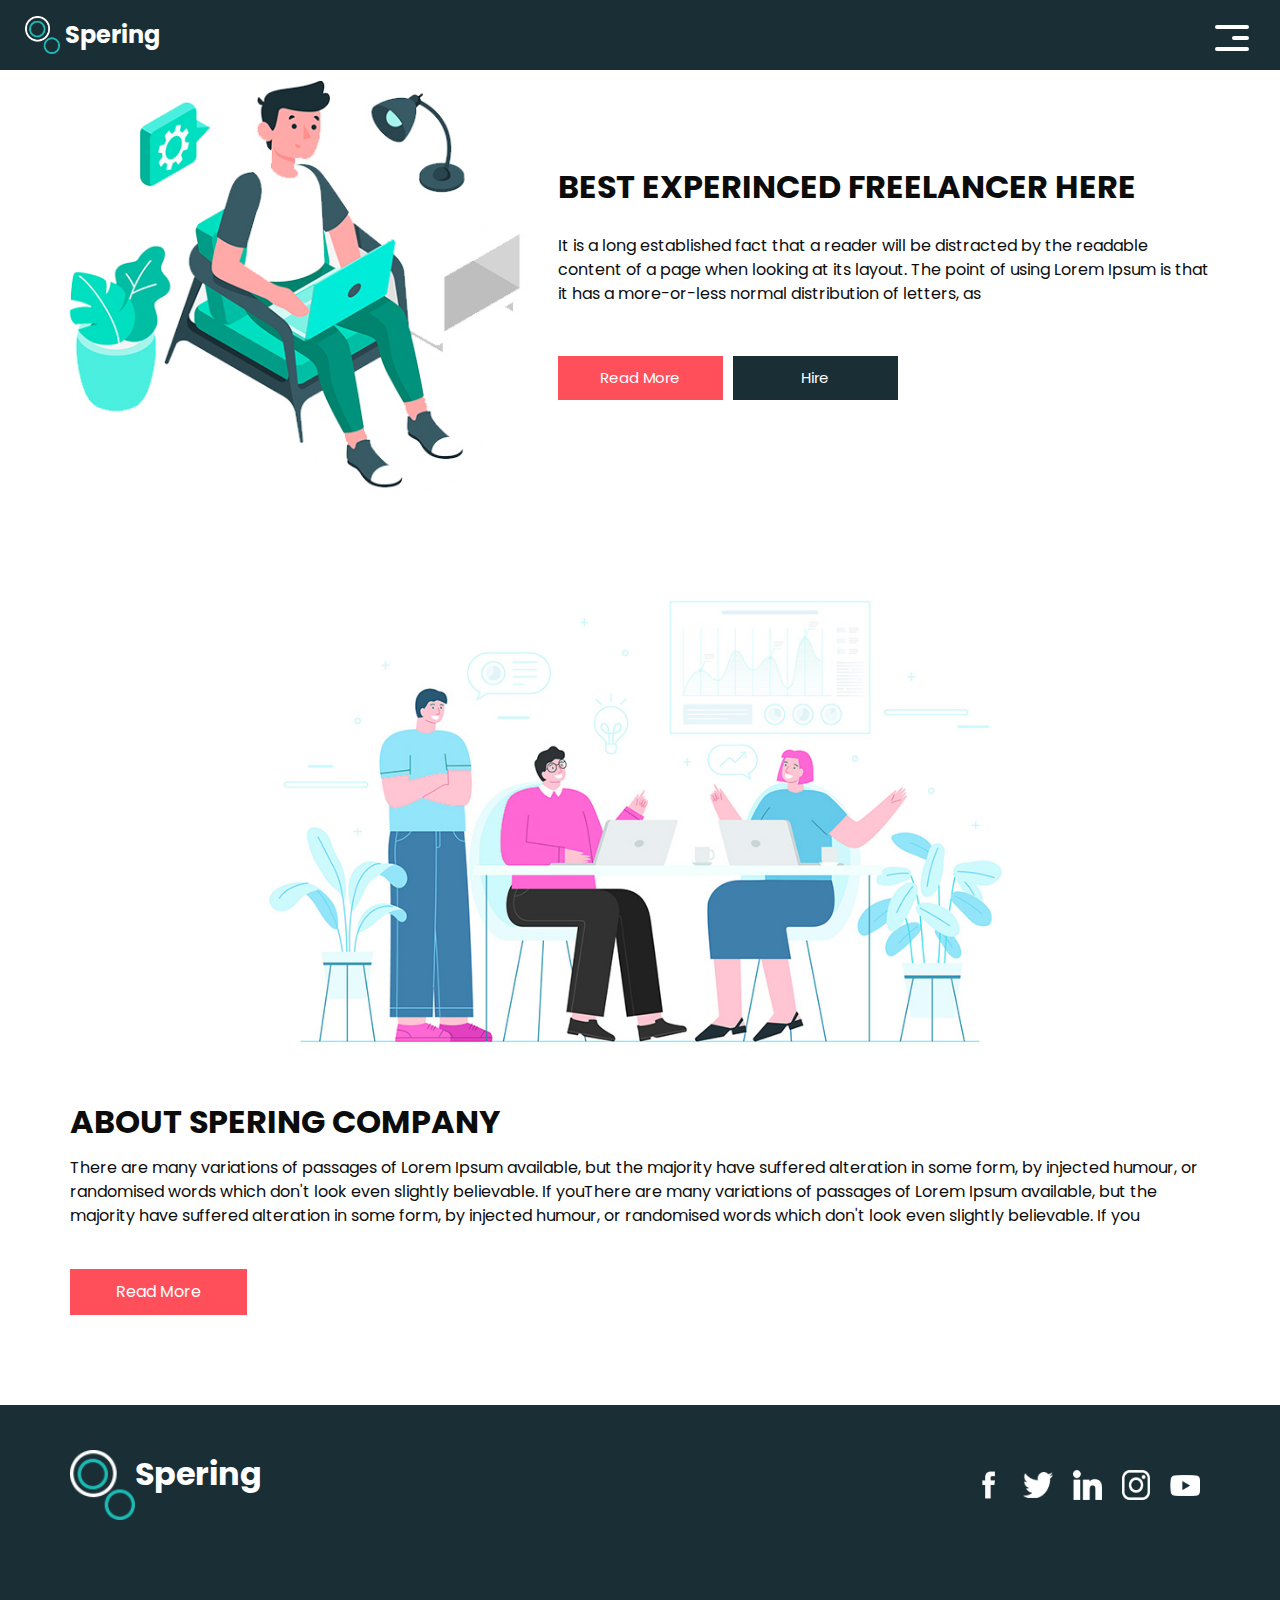
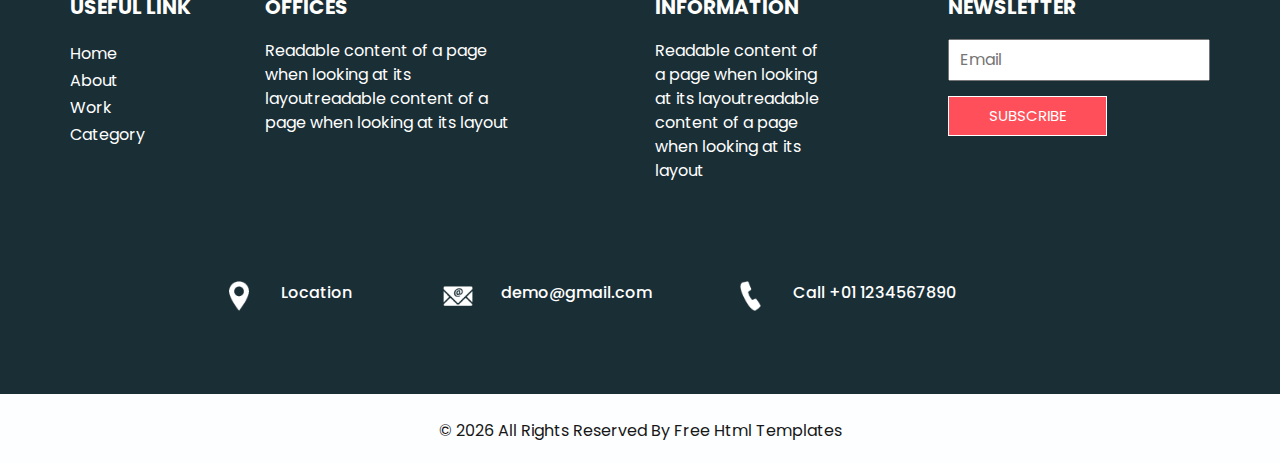
<file: about.html>
<!DOCTYPE html>
<html>

<head>
  <!-- Basic -->
  <meta charset="utf-8" />
  <meta http-equiv="X-UA-Compatible" content="IE=edge" />
  <!-- Mobile Metas -->
  <meta name="viewport" content="width=device-width, initial-scale=1, shrink-to-fit=no" />
  <!-- Site Metas -->
  <meta name="keywords" content="" />
  <meta name="description" content="" />
  <meta name="author" content="" />

  <title>Spering</title>

  <!-- bootstrap core css -->
  <link rel="stylesheet" type="text/css" href="css/bootstrap.css" />

  <link href="https://fonts.googleapis.com/css?family=Poppins:400,700&display=swap" rel="stylesheet">
  <!-- Custom styles for this template -->
  <link href="css/style.css" rel="stylesheet" />
  <!-- responsive style -->
  <link href="css/responsive.css" rel="stylesheet" />
</head>

<body class="sub_page">
  <div class="hero_area">
    <!-- header section strats -->
    <header class="header_section">
      <div class="container-fluid">
        <nav class="navbar navbar-expand-lg custom_nav-container">
          <a class="navbar-brand" href="index.html">
            <img src="images/logo.png" alt="" />
            <span>
              Spering
            </span>
          </a>
          <button class="navbar-toggler" type="button" data-toggle="collapse" data-target="#navbarSupportedContent" aria-controls="navbarSupportedContent" aria-expanded="false" aria-label="Toggle navigation">
            <span class="navbar-toggler-icon"></span>
          </button>

          <div class="collapse navbar-collapse" id="navbarSupportedContent">
            <ul class="navbar-nav  ">
              <li class="nav-item">
                <a class="nav-link" href="index.html">Home <span class="sr-only">(current)</span></a>
              </li>
              <li class="nav-item active">
                <a class="nav-link" href="about.html"> About</a>
              </li>
              <li class="nav-item">
                <a class="nav-link" href="work.html">Work </a>
              </li>
              <li class="nav-item">
                <a class="nav-link" href="category.html"> Category </a>
              </li>
            </ul>
            <div class="user_option">
              <a href="">
                <span>
                  Login
                </span>
              </a>
              <form class="form-inline my-2 my-lg-0 ml-0 ml-lg-4 mb-3 mb-lg-0">
                <button class="btn  my-2 my-sm-0 nav_search-btn" type="submit"></button>
              </form>
            </div>
          </div>
          <div>
            <div class="custom_menu-btn ">
              <button>
                <span class=" s-1">

                </span>
                <span class="s-2">

                </span>
                <span class="s-3">

                </span>
              </button>
            </div>
          </div>

        </nav>
      </div>
    </header>
    <!-- end header section -->
  </div>


  <!-- experience section -->

  <section class="experience_section layout_padding-top layout_padding2-bottom">
    <div class="container">
      <div class="row">
        <div class="col-md-5">
          <div class="img-box">
            <img src="images/experience-img.jpg" alt="">
          </div>
        </div>
        <div class="col-md-7">
          <div class="detail-box">
            <div class="heading_container">
              <h2>
                Best Experinced Freelancer Here
              </h2>
            </div>
            <p>
              It is a long established fact that a reader will be distracted by the readable content of a page when looking at its layout. The point of using Lorem Ipsum is that it has a more-or-less normal distribution of letters, as
            </p>
            <div class="btn-box">
              <a href="" class="btn-1">
                Read More
              </a>
              <a href="" class="btn-2">
                Hire
              </a>
            </div>
          </div>
        </div>

      </div>
    </div>
  </section>

  <!-- end experience section -->


  <!-- about section -->

  <section class="about_section layout_padding-bottom">
    <div class="container">
      <div class="row">
        <div class="col-md-10 col-lg-9 mx-auto">
          <div class="img-box">
            <img src="images/about-img.jpg" alt="">
          </div>
        </div>
      </div>
      <div class="detail-box">
        <h2>
          About Spering Company
        </h2>
        <p>
          There are many variations of passages of Lorem Ipsum available, but the majority have suffered alteration in some form, by injected humour, or randomised words which don't look even slightly believable. If youThere are many variations of passages of Lorem Ipsum available, but the majority have suffered alteration in some form, by injected humour, or randomised words which don't look even slightly believable. If you
        </p>
        <a href="">
          Read More
        </a>
      </div>
    </div>
  </section>

  <!-- end about section -->

  <!-- info section -->

  <section class="info_section ">
    <div class="info_container layout_padding-top">
      <div class="container">
        <div class="info_top">
          <div class="info_logo">
            <img src="images/logo.png" alt="" />
            <span>
              Spering
            </span>
          </div>
          <div class="social_box">
            <a href="#">
              <img src="images/fb.png" alt="">
            </a>
            <a href="#">
              <img src="images/twitter.png" alt="">
            </a>
            <a href="#">
              <img src="images/linkedin.png" alt="">
            </a>
            <a href="#">
              <img src="images/instagram.png" alt="">
            </a>
            <a href="#">
              <img src="images/youtube.png" alt="">
            </a>
          </div>
        </div>

        <div class="info_main">
          <div class="row">
            <div class="col-md-3 col-lg-2">
              <div class="info_link-box">
                <h5>
                  Useful Link
                </h5>
                <ul>
                  <li class=" active">
                    <a class="" href="index.html">Home <span class="sr-only">(current)</span></a>
                  </li>
                  <li class="">
                    <a class="" href="about.html">About </a>
                  </li>
                  <li class="">
                    <a class="" href="work.html">Work </a>
                  </li>
                  <li class="">
                    <a class="" href="category.html">Category </a>
                  </li>
                </ul>
              </div>
            </div>
            <div class="col-md-3 ">
              <h5>
                Offices
              </h5>
              <p>
                Readable content of a page when looking at its layoutreadable content of a page when looking at its layout
              </p>
            </div>

            <div class="col-md-3 col-lg-2 offset-lg-1">
              <h5>
                Information
              </h5>
              <p>
                Readable content of a page when looking at its layoutreadable content of a page when looking at its layout
              </p>
            </div>

            <div class="col-md-3  offset-lg-1">
              <div class="info_form ">
                <h5>
                  Newsletter
                </h5>
                <form action="">
                  <input type="email" placeholder="Email">
                  <button>
                    Subscribe
                  </button>
                </form>
              </div>
            </div>
          </div>
        </div>
        <div class="row">
          <div class="col-lg-9 col-md-10 mx-auto">
            <div class="info_contact layout_padding2">
              <div class="row">
                <div class="col-md-3">
                  <a href="#" class="link-box">
                    <div class="img-box">
                      <img src="images/location.png" alt="">
                    </div>
                    <div class="detail-box">
                      <h6>
                        Location
                      </h6>
                    </div>
                  </a>
                </div>
                <div class="col-md-4">
                  <a href="#" class="link-box">
                    <div class="img-box">
                      <img src="images/mail.png" alt="">
                    </div>
                    <div class="detail-box">
                      <h6>
                        demo@gmail.com
                      </h6>
                    </div>
                  </a>
                </div>
                <div class="col-md-5">
                  <a href="#" class="link-box">
                    <div class="img-box">
                      <img src="images/call.png" alt="">
                    </div>
                    <div class="detail-box">
                      <h6>
                        Call +01 1234567890
                      </h6>
                    </div>
                  </a>
                </div>
              </div>
            </div>
          </div>
        </div>

      </div>
    </div>
  </section>

  <!-- end info section -->

  <!-- footer section -->
  <footer class="container-fluid footer_section ">
    <div class="container">
      <p>
        &copy; <span id="displayDate"></span> All Rights Reserved By
        <a href="https://html.design/">Free Html Templates</a>
      </p>
    </div>
  </footer>
  <!-- end  footer section -->


  <script src="js/jquery-3.4.1.min.js"></script>
  <script src="js/bootstrap.js"></script>
  <script src="js/custom.js"></script>


</body>
</body>

</html>
</file>
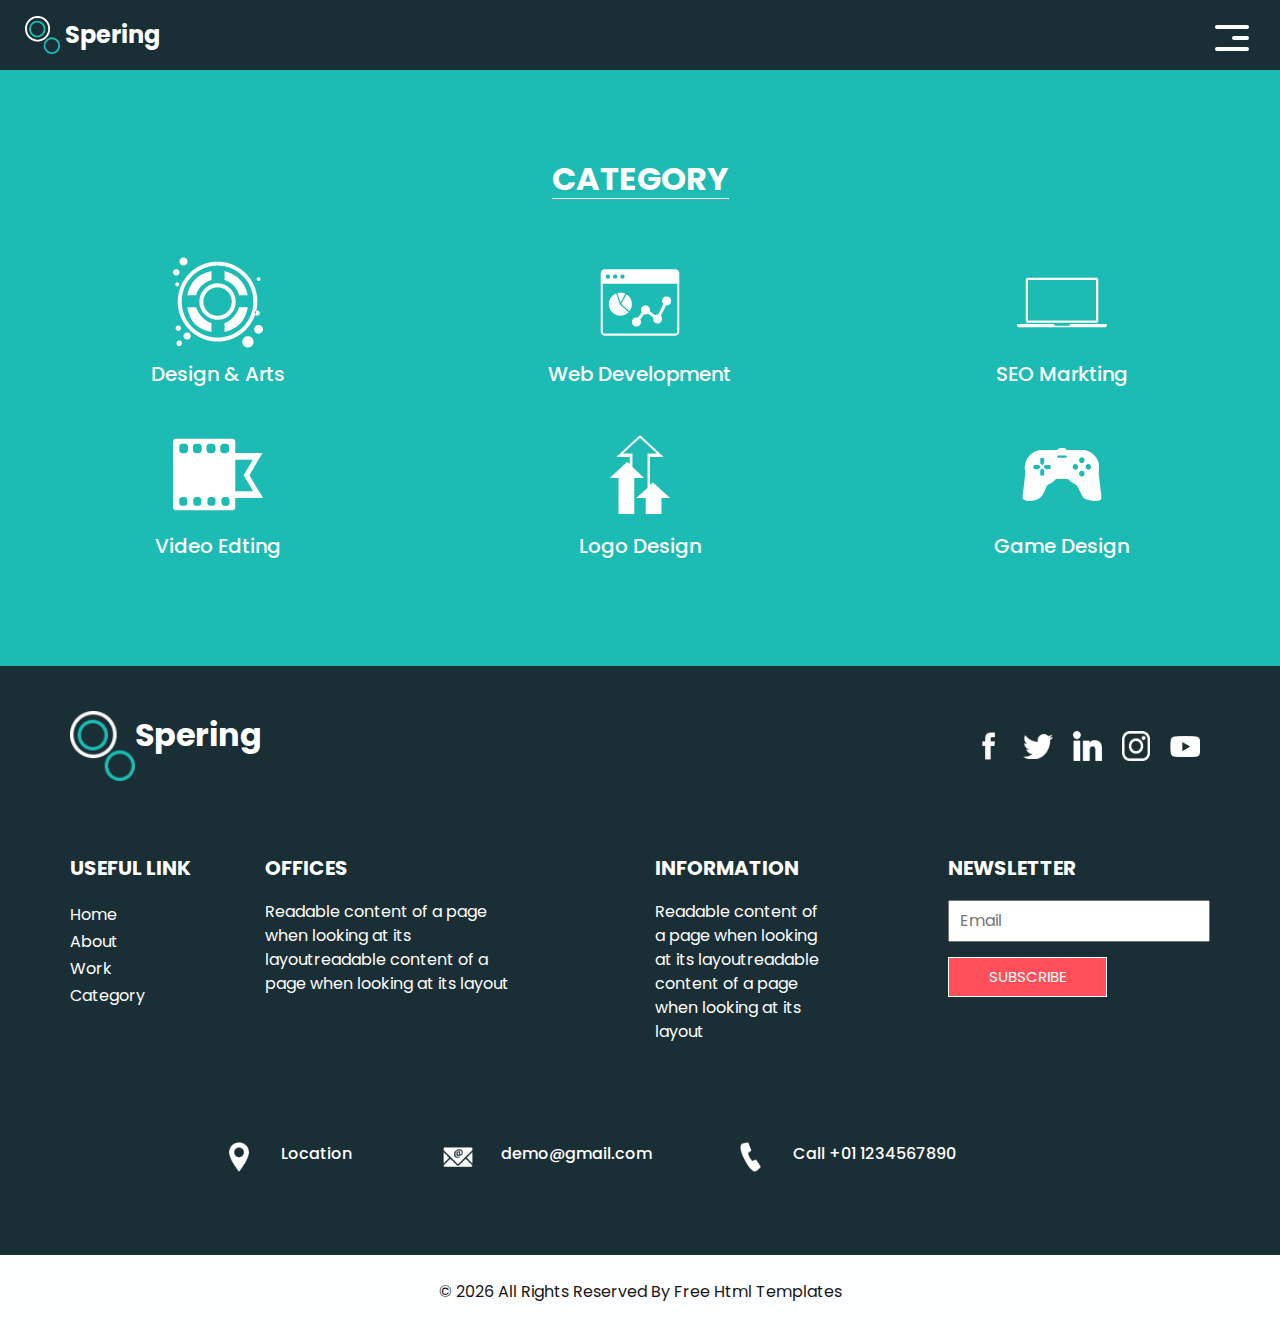
<file: category.html>
<!DOCTYPE html>
<html>

<head>
  <!-- Basic -->
  <meta charset="utf-8" />
  <meta http-equiv="X-UA-Compatible" content="IE=edge" />
  <!-- Mobile Metas -->
  <meta name="viewport" content="width=device-width, initial-scale=1, shrink-to-fit=no" />
  <!-- Site Metas -->
  <meta name="keywords" content="" />
  <meta name="description" content="" />
  <meta name="author" content="" />

  <title>Spering</title>

  <!-- bootstrap core css -->
  <link rel="stylesheet" type="text/css" href="css/bootstrap.css" />

  <link href="https://fonts.googleapis.com/css?family=Poppins:400,700&display=swap" rel="stylesheet">
  <!-- Custom styles for this template -->
  <link href="css/style.css" rel="stylesheet" />
  <!-- responsive style -->
  <link href="css/responsive.css" rel="stylesheet" />
</head>

<body class="sub_page">
  <div class="hero_area">
    <!-- header section strats -->
    <header class="header_section">
      <div class="container-fluid">
        <nav class="navbar navbar-expand-lg custom_nav-container">
          <a class="navbar-brand" href="index.html">
            <img src="images/logo.png" alt="" />
            <span>
              Spering
            </span>
          </a>
          <button class="navbar-toggler" type="button" data-toggle="collapse" data-target="#navbarSupportedContent" aria-controls="navbarSupportedContent" aria-expanded="false" aria-label="Toggle navigation">
            <span class="navbar-toggler-icon"></span>
          </button>

          <div class="collapse navbar-collapse" id="navbarSupportedContent">
            <ul class="navbar-nav  ">
              <li class="nav-item ">
                <a class="nav-link" href="index.html">Home <span class="sr-only">(current)</span></a>
              </li>
              <li class="nav-item">
                <a class="nav-link" href="about.html"> About</a>
              </li>
              <li class="nav-item">
                <a class="nav-link" href="work.html">Work </a>
              </li>
              <li class="nav-item active">
                <a class="nav-link" href="category.html"> Category </a>
              </li>
            </ul>
            <div class="user_option">
              <a href="">
                <span>
                  Login
                </span>
              </a>
              <form class="form-inline my-2 my-lg-0 ml-0 ml-lg-4 mb-3 mb-lg-0">
                <button class="btn  my-2 my-sm-0 nav_search-btn" type="submit"></button>
              </form>
            </div>
          </div>
          <div>
            <div class="custom_menu-btn ">
              <button>
                <span class=" s-1">

                </span>
                <span class="s-2">

                </span>
                <span class="s-3">

                </span>
              </button>
            </div>
          </div>

        </nav>
      </div>
    </header>
    <!-- end header section -->
  </div>

  <!-- category section -->

  <section class="category_section layout_padding">
    <div class="container">
      <div class="heading_container">
        <h2>
          Category
        </h2>
      </div>
      <div class="category_container">
        <div class="box">
          <div class="img-box">
            <img src="images/c1.png" alt="">
          </div>
          <div class="detail-box">
            <h5>
              Design & Arts
            </h5>
          </div>
        </div>
        <div class="box">
          <div class="img-box">
            <img src="images/c2.png" alt="">
          </div>
          <div class="detail-box">
            <h5>
              Web Development
            </h5>
          </div>
        </div>
        <div class="box">
          <div class="img-box">
            <img src="images/c3.png" alt="">
          </div>
          <div class="detail-box">
            <h5>
              SEO Markting
            </h5>
          </div>
        </div>
        <div class="box">
          <div class="img-box">
            <img src="images/c4.png" alt="">
          </div>
          <div class="detail-box">
            <h5>
              Video Edting
            </h5>
          </div>
        </div>
        <div class="box">
          <div class="img-box">
            <img src="images/c5.png" alt="">
          </div>
          <div class="detail-box">
            <h5>
              Logo Design
            </h5>
          </div>
        </div>
        <div class="box">
          <div class="img-box">
            <img src="images/c6.png" alt="">
          </div>
          <div class="detail-box">
            <h5>
              Game Design
            </h5>
          </div>
        </div>
      </div>
    </div>
  </section>
  <!-- end category section -->

  <!-- info section -->

  <section class="info_section ">
    <div class="info_container layout_padding-top">
      <div class="container">
        <div class="info_top">
          <div class="info_logo">
            <img src="images/logo.png" alt="" />
            <span>
              Spering
            </span>
          </div>
          <div class="social_box">
            <a href="#">
              <img src="images/fb.png" alt="">
            </a>
            <a href="#">
              <img src="images/twitter.png" alt="">
            </a>
            <a href="#">
              <img src="images/linkedin.png" alt="">
            </a>
            <a href="#">
              <img src="images/instagram.png" alt="">
            </a>
            <a href="#">
              <img src="images/youtube.png" alt="">
            </a>
          </div>
        </div>

        <div class="info_main">
          <div class="row">
            <div class="col-md-3 col-lg-2">
              <div class="info_link-box">
                <h5>
                  Useful Link
                </h5>
                <ul>
                  <li class=" active">
                    <a class="" href="index.html">Home <span class="sr-only">(current)</span></a>
                  </li>
                  <li class="">
                    <a class="" href="about.html">About </a>
                  </li>
                  <li class="">
                    <a class="" href="work.html">Work </a>
                  </li>
                  <li class="">
                    <a class="" href="category.html">Category </a>
                  </li>
                </ul>
              </div>
            </div>
            <div class="col-md-3 ">
              <h5>
                Offices
              </h5>
              <p>
                Readable content of a page when looking at its layoutreadable content of a page when looking at its layout
              </p>
            </div>

            <div class="col-md-3 col-lg-2 offset-lg-1">
              <h5>
                Information
              </h5>
              <p>
                Readable content of a page when looking at its layoutreadable content of a page when looking at its layout
              </p>
            </div>

            <div class="col-md-3  offset-lg-1">
              <div class="info_form ">
                <h5>
                  Newsletter
                </h5>
                <form action="">
                  <input type="email" placeholder="Email">
                  <button>
                    Subscribe
                  </button>
                </form>
              </div>
            </div>
          </div>
        </div>
        <div class="row">
          <div class="col-lg-9 col-md-10 mx-auto">
            <div class="info_contact layout_padding2">
              <div class="row">
                <div class="col-md-3">
                  <a href="#" class="link-box">
                    <div class="img-box">
                      <img src="images/location.png" alt="">
                    </div>
                    <div class="detail-box">
                      <h6>
                        Location
                      </h6>
                    </div>
                  </a>
                </div>
                <div class="col-md-4">
                  <a href="#" class="link-box">
                    <div class="img-box">
                      <img src="images/mail.png" alt="">
                    </div>
                    <div class="detail-box">
                      <h6>
                        demo@gmail.com
                      </h6>
                    </div>
                  </a>
                </div>
                <div class="col-md-5">
                  <a href="#" class="link-box">
                    <div class="img-box">
                      <img src="images/call.png" alt="">
                    </div>
                    <div class="detail-box">
                      <h6>
                        Call +01 1234567890
                      </h6>
                    </div>
                  </a>
                </div>
              </div>
            </div>
          </div>
        </div>

      </div>
    </div>
  </section>

  <!-- end info section -->

  <!-- footer section -->
  <footer class="container-fluid footer_section ">
    <div class="container">
      <p>
        &copy; <span id="displayDate"></span> All Rights Reserved By
        <a href="https://html.design/">Free Html Templates</a>
      </p>
    </div>
  </footer>
  <!-- end  footer section -->


  <script src="js/jquery-3.4.1.min.js"></script>
  <script src="js/bootstrap.js"></script>
  <script src="js/custom.js"></script>

</body>
</body>

</html>
</file>
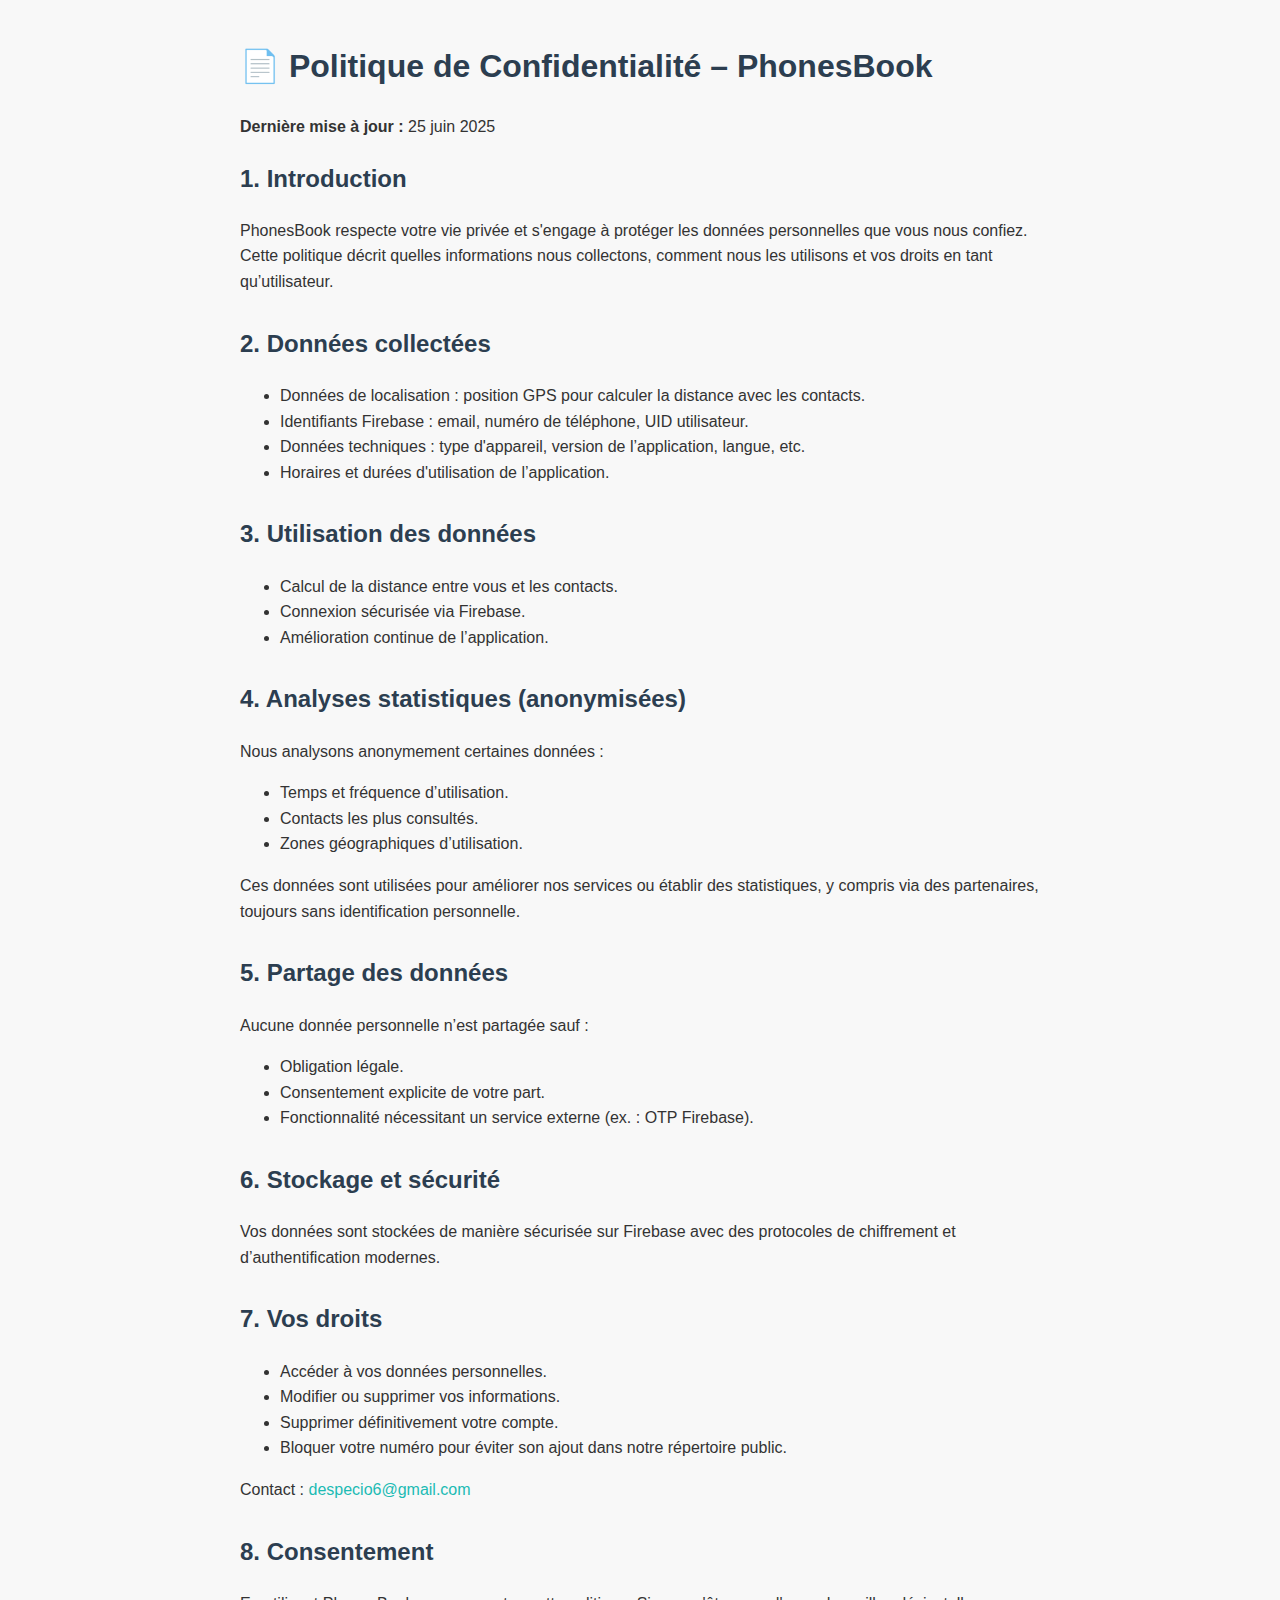
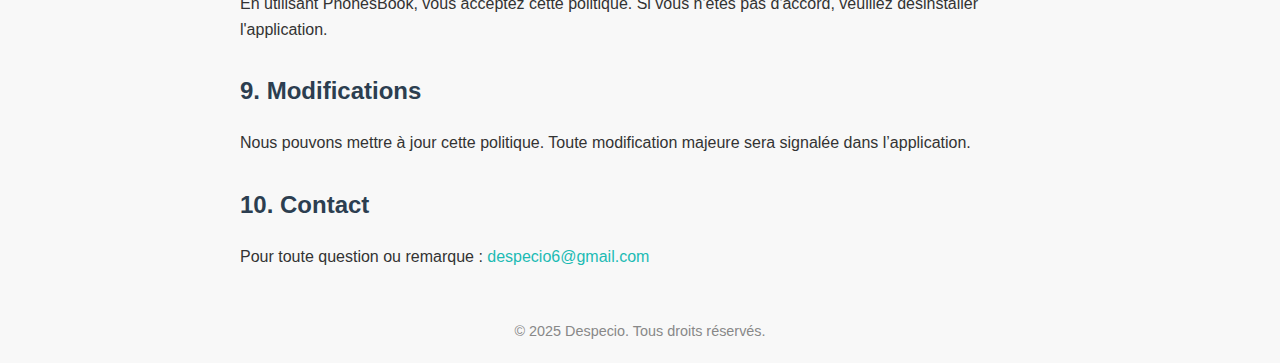
<file: politique-confidentielle.html>
<!DOCTYPE html>
<html lang="fr">
<head>
  <meta charset="UTF-8" />
  <meta name="viewport" content="width=device-width, initial-scale=1" />
  <title>Politique de Confidentialité - PhonesBook</title>
  <style>
    body {
      font-family: Arial, sans-serif;
      background: #f8f8f8;
      color: #333;
      line-height: 1.6;
      margin: 0;
      padding: 20px;
      max-width: 800px;
      margin: auto;
    }

    h1, h2 {
      color: #2c3e50;
    }

    .section {
      margin-bottom: 30px;
    }

    a {
      color: #1cbbb4;
      text-decoration: none;
    }

    a:hover {
      text-decoration: underline;
    }

    footer {
      text-align: center;
      margin-top: 50px;
      color: #888;
      font-size: 0.9em;
    }
  </style>
</head>
<body>

  <h1>📄 Politique de Confidentialité – PhonesBook</h1>
  <p><strong>Dernière mise à jour :</strong> 25 juin 2025</p>

  <div class="section">
    <h2>1. Introduction</h2>
    <p>PhonesBook respecte votre vie privée et s'engage à protéger les données personnelles que vous nous confiez. Cette politique décrit quelles informations nous collectons, comment nous les utilisons et vos droits en tant qu’utilisateur.</p>
  </div>

  <div class="section">
    <h2>2. Données collectées</h2>
    <ul>
      <li>Données de localisation : position GPS pour calculer la distance avec les contacts.</li>
      <li>Identifiants Firebase : email, numéro de téléphone, UID utilisateur.</li>
      <li>Données techniques : type d'appareil, version de l’application, langue, etc.</li>
      <li>Horaires et durées d'utilisation de l’application.</li>
    </ul>
  </div>

  <div class="section">
    <h2>3. Utilisation des données</h2>
    <ul>
      <li>Calcul de la distance entre vous et les contacts.</li>
      <li>Connexion sécurisée via Firebase.</li>
      <li>Amélioration continue de l’application.</li>
    </ul>
  </div>

  <div class="section">
    <h2>4. Analyses statistiques (anonymisées)</h2>
    <p>Nous analysons anonymement certaines données :</p>
    <ul>
      <li>Temps et fréquence d’utilisation.</li>
      <li>Contacts les plus consultés.</li>
      <li>Zones géographiques d’utilisation.</li>
    </ul>
    <p>Ces données sont utilisées pour améliorer nos services ou établir des statistiques, y compris via des partenaires, toujours sans identification personnelle.</p>
  </div>

  <div class="section">
    <h2>5. Partage des données</h2>
    <p>Aucune donnée personnelle n’est partagée sauf :</p>
    <ul>
      <li>Obligation légale.</li>
      <li>Consentement explicite de votre part.</li>
      <li>Fonctionnalité nécessitant un service externe (ex. : OTP Firebase).</li>
    </ul>
  </div>

  <div class="section">
    <h2>6. Stockage et sécurité</h2>
    <p>Vos données sont stockées de manière sécurisée sur Firebase avec des protocoles de chiffrement et d’authentification modernes.</p>
  </div>

  <div class="section">
    <h2>7. Vos droits</h2>
    <ul>
      <li>Accéder à vos données personnelles.</li>
      <li>Modifier ou supprimer vos informations.</li>
      <li>Supprimer définitivement votre compte.</li>
      <li>Bloquer votre numéro pour éviter son ajout dans notre répertoire public.</li>
    </ul>
    <p>Contact : <a href="mailto:despecio6@gmail.com">despecio6@gmail.com</a></p>
  </div>

  <div class="section">
    <h2>8. Consentement</h2>
    <p>En utilisant PhonesBook, vous acceptez cette politique. Si vous n'êtes pas d'accord, veuillez désinstaller l'application.</p>
  </div>

  <div class="section">
    <h2>9. Modifications</h2>
    <p>Nous pouvons mettre à jour cette politique. Toute modification majeure sera signalée dans l’application.</p>
  </div>

  <div class="section">
    <h2>10. Contact</h2>
    <p>Pour toute question ou remarque : <a href="mailto:despecio6@gmail.com">despecio6@gmail.com</a></p>
  </div>

  <footer>
    &copy; 2025 Despecio. Tous droits réservés.
  </footer>

</body>
</html>
</file>
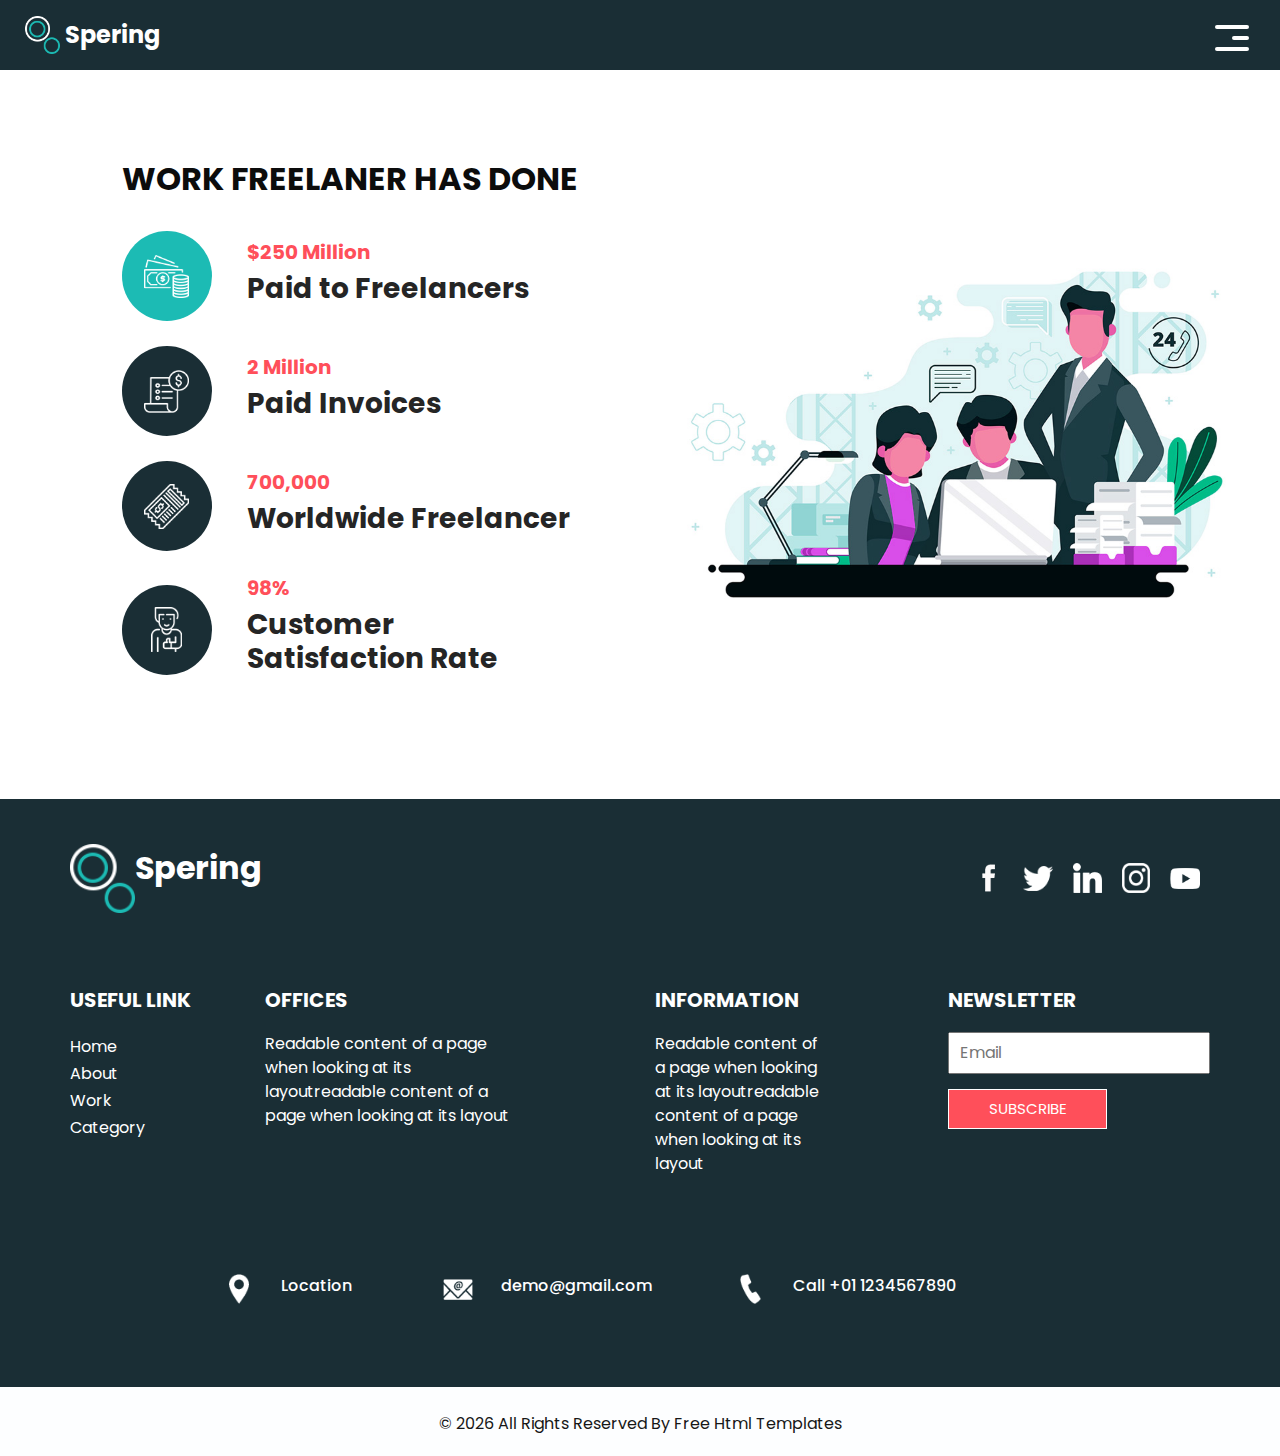
<file: work.html>
<!DOCTYPE html>
<html>

<head>
  <!-- Basic -->
  <meta charset="utf-8" />
  <meta http-equiv="X-UA-Compatible" content="IE=edge" />
  <!-- Mobile Metas -->
  <meta name="viewport" content="width=device-width, initial-scale=1, shrink-to-fit=no" />
  <!-- Site Metas -->
  <meta name="keywords" content="" />
  <meta name="description" content="" />
  <meta name="author" content="" />

  <title>Spering</title>

  <!-- bootstrap core css -->
  <link rel="stylesheet" type="text/css" href="css/bootstrap.css" />

  <link href="https://fonts.googleapis.com/css?family=Poppins:400,700&display=swap" rel="stylesheet">
  <!-- Custom styles for this template -->
  <link href="css/style.css" rel="stylesheet" />
  <!-- responsive style -->
  <link href="css/responsive.css" rel="stylesheet" />
</head>

<body class="sub_page">
  <div class="hero_area">
    <!-- header section strats -->
    <header class="header_section">
      <div class="container-fluid">
        <nav class="navbar navbar-expand-lg custom_nav-container">
          <a class="navbar-brand" href="index.html">
            <img src="images/logo.png" alt="" />
            <span>
              Spering
            </span>
          </a>
          <button class="navbar-toggler" type="button" data-toggle="collapse" data-target="#navbarSupportedContent" aria-controls="navbarSupportedContent" aria-expanded="false" aria-label="Toggle navigation">
            <span class="navbar-toggler-icon"></span>
          </button>

          <div class="collapse navbar-collapse" id="navbarSupportedContent">
            <ul class="navbar-nav  ">
              <li class="nav-item ">
                <a class="nav-link" href="index.html">Home <span class="sr-only">(current)</span></a>
              </li>
              <li class="nav-item">
                <a class="nav-link" href="about.html"> About</a>
              </li>
              <li class="nav-item active">
                <a class="nav-link" href="work.html">Work </a>
              </li>
              <li class="nav-item">
                <a class="nav-link" href="category.html"> Category </a>
              </li>
            </ul>
            <div class="user_option">
              <a href="">
                <span>
                  Login
                </span>
              </a>
              <form class="form-inline my-2 my-lg-0 ml-0 ml-lg-4 mb-3 mb-lg-0">
                <button class="btn  my-2 my-sm-0 nav_search-btn" type="submit"></button>
              </form>
            </div>
          </div>
          <div>
            <div class="custom_menu-btn ">
              <button>
                <span class=" s-1">

                </span>
                <span class="s-2">

                </span>
                <span class="s-3">

                </span>
              </button>
            </div>
          </div>

        </nav>
      </div>
    </header>
    <!-- end header section -->
  </div>


  <!-- freelance section -->

  <section class="freelance_section layout_padding">
    <div id="accordion">
      <div class="container-fluid">
        <div class="row">
          <div class="col-md-5 offset-md-1">
            <div class="detail-box">
              <div class="heading_container">
                <h2>
                  Work Freelaner Has Done
                </h2>
              </div>
              <div class="tab_container">
                <div class="t-link-box" data-toggle="collapse" data-target="#collapseOne" aria-expanded="true" aria-controls="collapseOne">
                  <div class="img-box">
                    <img src="images/f1.png" alt="">
                  </div>
                  <div class="detail-box">
                    <h5>
                      $250 Million
                    </h5>
                    <h3>
                      Paid to Freelancers
                    </h3>
                  </div>
                </div>
                <div class="t-link-box collapsed" data-toggle="collapse" data-target="#collapseTwo" aria-expanded="false" aria-controls="collapseTwo">
                  <div class="img-box">
                    <img src="images/f2.png" alt="">
                  </div>
                  <div class="detail-box">
                    <h5>
                      2 Million
                    </h5>
                    <h3>
                      Paid Invoices
                    </h3>
                  </div>
                </div>
                <div class="t-link-box collapsed" data-toggle="collapse" data-target="#collapseThree" aria-expanded="false" aria-controls="collapseThree">
                  <div class="img-box">
                    <img src="images/f3.png" alt="">
                  </div>
                  <div class="detail-box">
                    <h5>
                      700,000
                    </h5>
                    <h3>
                      Worldwide Freelancer
                    </h3>
                  </div>
                </div>
                <div class="t-link-box collapsed" data-toggle="collapse" data-target="#collapseFour" aria-expanded="false" aria-controls="collapseFour">
                  <div class="img-box">
                    <img src="images/f4.png" alt="">
                  </div>
                  <div class="detail-box">
                    <h5>
                      98%
                    </h5>
                    <h3>
                      Customer <br>
                      Satisfaction Rate
                    </h3>
                  </div>
                </div>
              </div>
            </div>
          </div>
          <div class="col-md-6">
            <div class="collapse show" id="collapseOne" aria-labelledby="headingOne" data-parent="#accordion">
              <div class="img-box">
                <img src="images/freelance-img.jpg" alt="">
              </div>
            </div>
            <div class="collapse" id="collapseTwo" aria-labelledby="headingTwo" data-parent="#accordion">
              <div class="img-box">
                <img src="images/freelance-img.jpg" alt="">
              </div>
            </div>
            <div class="collapse" id="collapseThree" aria-labelledby="headingThree" data-parent="#accordion">
              <div class="img-box">
                <img src="images/freelance-img.jpg" alt="">
              </div>
            </div>
            <div class="collapse" id="collapseFour" aria-labelledby="headingfour" data-parent="#accordion">
              <div class="img-box">
                <img src="images/freelance-img.jpg" alt="">
              </div>
            </div>
          </div>
        </div>
      </div>
    </div>
  </section>

  <!-- end freelance section -->

  <!-- info section -->

  <section class="info_section ">
    <div class="info_container layout_padding-top">
      <div class="container">
        <div class="info_top">
          <div class="info_logo">
            <img src="images/logo.png" alt="" />
            <span>
              Spering
            </span>
          </div>
          <div class="social_box">
            <a href="#">
              <img src="images/fb.png" alt="">
            </a>
            <a href="#">
              <img src="images/twitter.png" alt="">
            </a>
            <a href="#">
              <img src="images/linkedin.png" alt="">
            </a>
            <a href="#">
              <img src="images/instagram.png" alt="">
            </a>
            <a href="#">
              <img src="images/youtube.png" alt="">
            </a>
          </div>
        </div>

        <div class="info_main">
          <div class="row">
            <div class="col-md-3 col-lg-2">
              <div class="info_link-box">
                <h5>
                  Useful Link
                </h5>
                <ul>
                  <li class=" active">
                    <a class="" href="index.html">Home <span class="sr-only">(current)</span></a>
                  </li>
                  <li class="">
                    <a class="" href="about.html">About </a>
                  </li>
                  <li class="">
                    <a class="" href="work.html">Work </a>
                  </li>
                  <li class="">
                    <a class="" href="category.html">Category </a>
                  </li>
                </ul>
              </div>
            </div>
            <div class="col-md-3 ">
              <h5>
                Offices
              </h5>
              <p>
                Readable content of a page when looking at its layoutreadable content of a page when looking at its layout
              </p>
            </div>

            <div class="col-md-3 col-lg-2 offset-lg-1">
              <h5>
                Information
              </h5>
              <p>
                Readable content of a page when looking at its layoutreadable content of a page when looking at its layout
              </p>
            </div>

            <div class="col-md-3  offset-lg-1">
              <div class="info_form ">
                <h5>
                  Newsletter
                </h5>
                <form action="">
                  <input type="email" placeholder="Email">
                  <button>
                    Subscribe
                  </button>
                </form>
              </div>
            </div>
          </div>
        </div>
        <div class="row">
          <div class="col-lg-9 col-md-10 mx-auto">
            <div class="info_contact layout_padding2">
              <div class="row">
                <div class="col-md-3">
                  <a href="#" class="link-box">
                    <div class="img-box">
                      <img src="images/location.png" alt="">
                    </div>
                    <div class="detail-box">
                      <h6>
                        Location
                      </h6>
                    </div>
                  </a>
                </div>
                <div class="col-md-4">
                  <a href="#" class="link-box">
                    <div class="img-box">
                      <img src="images/mail.png" alt="">
                    </div>
                    <div class="detail-box">
                      <h6>
                        demo@gmail.com
                      </h6>
                    </div>
                  </a>
                </div>
                <div class="col-md-5">
                  <a href="#" class="link-box">
                    <div class="img-box">
                      <img src="images/call.png" alt="">
                    </div>
                    <div class="detail-box">
                      <h6>
                        Call +01 1234567890
                      </h6>
                    </div>
                  </a>
                </div>
              </div>
            </div>
          </div>
        </div>

      </div>
    </div>
  </section>

  <!-- end info section -->

  <!-- footer section -->
  <footer class="container-fluid footer_section ">
    <div class="container">
      <p>
        &copy; <span id="displayDate"></span> All Rights Reserved By
        <a href="https://html.design/">Free Html Templates</a>
      </p>
    </div>
  </footer>
  <!-- end  footer section -->


  <script src="js/jquery-3.4.1.min.js"></script>
  <script src="js/bootstrap.js"></script>
  <script src="js/custom.js"></script>



</body>
</body>

</html>
</file>
<file: css/style.css>
body {
  font-family: 'Poppins', sans-serif;
  color: #0c0c0c;
  background-color: #ffffff;
}

.menu-toggle {
  font-size: 24px;
  cursor: pointer;
  color: #1cbbb4;
  display: none;
}

.menu-links {
  display: flex;
  gap: 20px;
}

.menu-links a {
  color: #1cbbb4;
  text-decoration: none;
  font-size: 14px;
}

@media (max-width: 768px) {
  .menu-toggle {
    display: block;
  }

  .menu-links {
    display: none;
    flex-direction: column;
    position: absolute;
    right: 20px;
    top: 70px;
    background-color: white;
    padding: 10px;
    box-shadow: 0 2px 10px rgba(0,0,0,0.2);
    z-index: 1000;
  }

  .menu-links.show {
    display: flex;
  }
}


.layout_padding {
  padding-top: 90px;
  padding-bottom: 90px;
}

.layout_padding2 {
  padding: 45px 0;
}

.layout_padding2-top {
  padding-top: 45px;
  padding-bottom: 45px;
}

.layout_padding2-bottom {
  padding-bottom: 45px;
}

.layout_padding-top {
  padding-top: 10px;
}

.layout_padding-bottom {
  padding-bottom: 90px;
}

.heading_container {
  display: -webkit-box;
  display: -ms-flexbox;
  display: flex;
}

.heading_container h2 {
  font-weight: bold;
  text-transform: uppercase;
}

/*header section*/
.hero_area {
  height: calc(100vh - 30px);
  background: -webkit-gradient(linear, left top, right top, color-stop(55%, #1a2e35), color-stop(55%, #1cbbb4));
  background: linear-gradient(to right, #1a2e35 55%, #1cbbb4 55%);
  display: -webkit-box;
  display: -ms-flexbox;
  display: flex;
  -webkit-box-orient: vertical;
  -webkit-box-direction: normal;
      -ms-flex-direction: column;
          flex-direction: column;
  position: relative;
}

.sub_page .hero_area {
  height: auto;
  background: none;
  background-color: #1a2e35;
}

.hero_area.sub_pages {
  height: auto;
}

.header_section {
  overflow-x: hidden;
}

.header_section .container-fluid {
  padding-right: 25px;
  padding-left: 25px;
}

.header_section .nav_container {
  margin: 0 auto;
}

.header_section .user_option {
  display: -webkit-box;
  display: -ms-flexbox;
  display: flex;
  -webkit-box-align: center;
      -ms-flex-align: center;
          align-items: center;
}

.header_section .user_option a {
  display: -webkit-box;
  display: -ms-flexbox;
  display: flex;
  color: #ffffff;
  -webkit-box-align: center;
      -ms-flex-align: center;
          align-items: center;
}

.header_section .user_option a img {
  min-width: 20px;
  height: 20px;
  margin-right: 5px;
}

.custom_nav-container.navbar-expand-lg .navbar-nav .nav-item .nav-link {
  padding: 10px 15px;
  color: #ffffff;
  text-align: center;
}

a,
a:hover,
a:focus {
  text-decoration: none;
}

a:hover,
a:focus {
  color: initial;
}

.btn,
.btn:focus {
  outline: none !important;
  -webkit-box-shadow: none;
          box-shadow: none;
}

.custom_nav-container .nav_search-btn {
  background-image: url(../images/search-icon.png);
  background-size: 17px;
  background-repeat: no-repeat;
  background-position-y: 7px;
  width: 35px;
  height: 35px;
  padding: 0;
  border: none;
}

.custom_nav-container form {
  padding-top: 7px;
}

.navbar-brand {
  margin-right: 5%;
  display: -webkit-box;
  display: -ms-flexbox;
  display: flex;
  -webkit-box-align: center;
      -ms-flex-align: center;
          align-items: center;
}

.navbar-brand img {
  width: 35px;
  margin-right: 5px;
}

.navbar-brand span {
  font-weight: bold;
  color: #ffffff;
  font-size: 24px;
}

.custom_nav-container {
  z-index: 99999;
  padding: 0;
  height: 70px;
}

.custom_nav-container .navbar-toggler {
  outline: none;
}

.custom_nav-container .navbar-toggler .navbar-toggler-icon {
  background-image: url(../images/menu.png);
  background-size: 30px;
  width: 32px;
  height: 32px;
}

.lg_toggl-btn {
  background-color: transparent;
  border: none;
  outline: none;
  width: 56px;
  height: 40px;
  cursor: pointer;
}

.lg_toggl-btn:focus {
  outline: none;
}

.login_btn-container {
  padding-top: 30px;
}

.login_btn-container a {
  color: #1cbbb4;
  text-transform: uppercase;
}

/*end header section*/
/* slider section */
.slider_section {
  -webkit-box-flex: 1;
      -ms-flex: 1;
          flex: 1;
  display: -webkit-box;
  display: -ms-flexbox;
  display: flex;
  -webkit-box-align: center;
      -ms-flex-align: center;
          align-items: center;
  position: relative;
}

.slider_section .row {
  -webkit-box-align: center;
      -ms-flex-align: center;
          align-items: center;
}

.slider_section .row > div {
  position: unset;
}

.slider_section .detail-box h1 {
  color: #ffffff;
  font-weight: bold;
  text-transform: uppercase;
}

.slider_section .detail-box p {
  color: #ffffff;
  margin-top: 15px;
}

.slider_section .detail-box .btn-box {
  display: -webkit-box;
  display: -ms-flexbox;
  display: flex;
  -ms-flex-wrap: wrap;
      flex-wrap: wrap;
  margin: 45px -5px 0 -5px;
}

.slider_section .detail-box .btn-box a {
  text-align: center;
  width: 165px;
  font-size: 15px;
  margin: 5px;
}

.slider_section .detail-box .btn-box .btn-1 {
  display: inline-block;
  padding: 10px 0;
  background-color: #ff4f5a;
  color: #ffffff;
  -webkit-transition: all 0.3s;
  transition: all 0.3s;
  border: 1px solid transparent;
  border-radius: 0;
}

.slider_section .detail-box .btn-box .btn-1:hover {
  background-color: transparent;
  border-color: #ff4f5a;
  color: #ff4f5a;
}

.slider_section .detail-box .btn-box .btn-2 {
  display: inline-block;
  padding: 10px 0;
  background-color: #ffffff;
  color: #252525;
  -webkit-transition: all 0.3s;
  transition: all 0.3s;
  border: 1px solid transparent;
  border-radius: 0;
}

.slider_section .detail-box .btn-box .btn-2:hover {
  background-color: transparent;
  border-color: #ffffff;
  color: #ffffff;
}

.slider_section .img-container .img-box img {
  width: 100%;
}

.slider_section #carouselExampleIndicators {
  position: unset;
  width: 100%;
}

.slider_section .carousel_btn-container {
  width: 120px;
  position: absolute;
  bottom: 0;
  display: -webkit-box;
  display: -ms-flexbox;
  display: flex;
  -webkit-box-pack: justify;
      -ms-flex-pack: justify;
          justify-content: space-between;
  left: 8.5%;
  z-index: 999;
  -webkit-transform: translateY(50%);
          transform: translateY(50%);
}

.slider_section .carousel_btn-container .carousel-control-prev,
.slider_section .carousel_btn-container .carousel-control-next {
  position: relative;
  width: 55px;
  height: 55px;
  border: none;
  border-radius: 100%;
  opacity: 1;
  background-repeat: no-repeat;
  background-size: 14px;
  background-position: center;
  background-color: #1cbbb4;
  margin: 2px;
}

.slider_section .carousel_btn-container .carousel-control-prev:hover,
.slider_section .carousel_btn-container .carousel-control-next:hover {
  background-color: #ff4f5a;
}

.slider_section .carousel_btn-container .carousel-control-prev {
  background-image: url(../images/prev.png);
}

.slider_section .carousel_btn-container .carousel-control-next {
  background-image: url(../images/next.png);
}

.slider_section ol.carousel-indicators {
  margin: 0;
  width: 75px;
  bottom: 45px;
  left: initial;
  right: 25px;
}

.slider_section ol.carousel-indicators li {
  border-radius: 100%;
  text-indent: 0px;
  text-align: center;
  line-height: 55px;
  color: #ffffff;
  background-color: transparent;
  opacity: 1;
  display: none;
}

.slider_section ol.carousel-indicators li.active {
  display: block;
}

.experience_section .row {
  -webkit-box-align: center;
      -ms-flex-align: center;
          align-items: center;
}

.experience_section .detail-box p {
  margin-top: 20px;
}

.experience_section .detail-box .btn-box {
  display: -webkit-box;
  display: -ms-flexbox;
  display: flex;
  -ms-flex-wrap: wrap;
      flex-wrap: wrap;
  margin: 45px -5px 0 -5px;
}

.experience_section .detail-box .btn-box a {
  text-align: center;
  width: 165px;
  font-size: 15px;
  margin: 5px;
}

.experience_section .detail-box .btn-box .btn-1 {
  display: inline-block;
  padding: 10px 0;
  background-color: #ff4f5a;
  color: #ffffff;
  -webkit-transition: all 0.3s;
  transition: all 0.3s;
  border: 1px solid transparent;
  border-radius: 0;
}

.experience_section .detail-box .btn-box .btn-1:hover {
  background-color: transparent;
  border-color: #ff4f5a;
  color: #ff4f5a;
}

.experience_section .detail-box .btn-box .btn-2 {
  display: inline-block;
  padding: 10px 0;
  background-color: #1a2e35;
  color: #ffffff;
  -webkit-transition: all 0.3s;
  transition: all 0.3s;
  border: 1px solid transparent;
  border-radius: 0;
}

.experience_section .detail-box .btn-box .btn-2:hover {
  background-color: transparent;
  border-color: #1a2e35;
  color: #1a2e35;
}

.experience_section .img-box img {
  width: 100%;
}

.category_section {
  background-color: #1cbbb4;
  color: #ffffff;
  text-align: center;
}

.category_section .heading_container {
  -webkit-box-pack: center;
      -ms-flex-pack: center;
          justify-content: center;
}

.category_section .heading_container h2 {
  border-bottom: 1px solid #ffffff;
}

.category_section .category_container {
  display: -webkit-box;
  display: -ms-flexbox;
  display: flex;
  -ms-flex-wrap: wrap;
      flex-wrap: wrap;
  -webkit-box-pack: justify;
      -ms-flex-pack: justify;
          justify-content: space-between;
  margin-top: 25px;
}

.category_section .category_container .box {
  display: -webkit-box;
  display: -ms-flexbox;
  display: flex;
  -webkit-box-orient: vertical;
  -webkit-box-direction: normal;
      -ms-flex-direction: column;
          flex-direction: column;
  -webkit-box-align: center;
      -ms-flex-align: center;
          align-items: center;
  margin: 10px 0;
  min-width: 130px;
  -ms-flex-preferred-size: 26%;
      flex-basis: 26%;
}

.category_section .category_container .box .img-box {
  width: 120px;
  height: 120px;
  display: -webkit-box;
  display: -ms-flexbox;
  display: flex;
  -webkit-box-pack: center;
      -ms-flex-pack: center;
          justify-content: center;
  -webkit-box-align: center;
      -ms-flex-align: center;
          align-items: center;
}

.about_section .img-box img {
  width: 100%;
}

.about_section .detail-box h2 {
  font-weight: bold;
  text-transform: uppercase;
}

.about_section .detail-box p {
  margin-top: 15px;
}

.about_section .detail-box a {
  display: inline-block;
  padding: 10px 45px;
  background-color: #ff4f5a;
  color: #ffffff;
  -webkit-transition: all 0.3s;
  transition: all 0.3s;
  border: 1px solid transparent;
  border-radius: 0;
  margin-top: 25px;
}

.about_section .detail-box a:hover {
  background-color: transparent;
  border-color: #ff4f5a;
  color: #ff4f5a;
}

.freelance_section .row {
  -webkit-box-align: center;
      -ms-flex-align: center;
          align-items: center;
}

.freelance_section .tab_container .t-link-box {
  margin: 25px 0;
  display: -webkit-box;
  display: -ms-flexbox;
  display: flex;
  -webkit-box-align: center;
      -ms-flex-align: center;
          align-items: center;
  cursor: pointer;
}

.freelance_section .tab_container .t-link-box .img-box {
  width: 90px;
  height: 90px;
  min-width: 90px;
  min-height: 90px;
  display: -webkit-box;
  display: -ms-flexbox;
  display: flex;
  -webkit-box-pack: center;
      -ms-flex-pack: center;
          justify-content: center;
  -webkit-box-align: center;
      -ms-flex-align: center;
          align-items: center;
  background-color: #1a2e35;
  border-radius: 100%;
  margin-right: 35px;
}

.freelance_section .tab_container .t-link-box .img-box img {
  width: auto;
  height: auto;
  max-width: 45px;
  max-height: 45px;
}

.freelance_section .tab_container .t-link-box .detail-box h5 {
  font-weight: bold;
  color: #ff4f5a;
}

.freelance_section .tab_container .t-link-box .detail-box h3 {
  font-weight: bold;
  color: #252525;
}

.freelance_section .tab_container .t-link-box[aria-expanded="true"] .img-box, .freelance_section .tab_container .t-link-box:hover .img-box {
  background-color: #1cbbb4;
}

.freelance_section .img-box img {
  width: 100%;
}

.client_section .heading_container {
  -webkit-box-pack: center;
      -ms-flex-pack: center;
          justify-content: center;
  margin-bottom: 25px;
}

.client_section .detail-box {
  text-align: center;
  margin: 25px 35px;
  padding: 45px 65px 35px 65px;
  -webkit-box-shadow: 0px 0px 20px 0 rgba(0, 0, 0, 0.2);
          box-shadow: 0px 0px 20px 0 rgba(0, 0, 0, 0.2);
}

.client_section .detail-box h4 {
  font-weight: bold;
}

.client_section .detail-box p {
  margin-top: 15px;
  margin-bottom: 25px;
}

.client_section .carousel-control-prev,
.client_section .carousel-control-next {
  top: 50%;
  width: 65px;
  height: 65px;
  border: none;
  border-radius: 100%;
  opacity: 1;
  background-repeat: no-repeat;
  background-size: 10px;
  background-position: center;
  background-color: #1a2e35;
  margin: 2px;
  -webkit-transform: translateY(-50%);
          transform: translateY(-50%);
}

.client_section .carousel-control-prev {
  background-image: url(../images/prev-angle.png);
}

.client_section .carousel-control-next {
  background-image: url(../images/next-angle.png);
}

/* info section */
.info_section {
  position: relative;
  background-color: #1a2e35;
  color: #ffffff;
}

.info_section .heading_container {
  margin-bottom: 45px;
}

.info_section h5 {
  text-transform: uppercase;
  font-weight: bold;
  margin-bottom: 20px;
}

.info_section .info_top {
  display: -webkit-box;
  display: -ms-flexbox;
  display: flex;
  -webkit-box-align: center;
      -ms-flex-align: center;
          align-items: center;
  -webkit-box-pack: justify;
      -ms-flex-pack: justify;
          justify-content: space-between;
  margin-top: 35px;
  margin-bottom: 75px;
}

.info_section .info_top .info_logo {
  display: -webkit-box;
  display: -ms-flexbox;
  display: flex;
}

.info_section .info_top .info_logo img {
  width: 65px;
}

.info_section .info_top .info_logo span {
  color: #ffffff;
  font-weight: bold;
  font-size: 32px;
}

.info_section .info_top .social_box {
  display: -webkit-box;
  display: -ms-flexbox;
  display: flex;
  -webkit-box-align: center;
      -ms-flex-align: center;
          align-items: center;
}

.info_section .info_top .social_box a {
  margin: 0 10px;
}

.info_section .info_top .social_box a img {
  width: auto;
  height: auto;
  max-width: 30px;
  max-height: 30px;
}

.info_section a {
  text-transform: none;
}

.info_section ul {
  padding: 0;
}

.info_section ul li {
  list-style-type: none;
  margin: 3px 0;
}

.info_section ul li a {
  color: #ffffff;
}

.info_section .info_link-box {
  display: -webkit-box;
  display: -ms-flexbox;
  display: flex;
  -webkit-box-orient: vertical;
  -webkit-box-direction: normal;
      -ms-flex-direction: column;
          flex-direction: column;
}

.info_section .info_form form input {
  outline: none;
  width: 100%;
  padding: 7px 10px;
}

.info_section .info_form form button {
  display: inline-block;
  padding: 8px 40px;
  background-color: #ff4f5a;
  color: #ffffff;
  -webkit-transition: all 0.3s;
  transition: all 0.3s;
  border: 1px solid transparent;
  border-radius: 0;
  border: 1.5px solid #ffffff;
  margin-top: 15px;
  text-transform: uppercase;
  font-size: 15px;
}

.info_section .info_form form button:hover {
  background-color: transparent;
  border-color: #ff4f5a;
  color: #ff4f5a;
}

.info_section .info_contact .link-box {
  display: -webkit-box;
  display: -ms-flexbox;
  display: flex;
  -webkit-box-align: center;
      -ms-flex-align: center;
          align-items: center;
  margin: 30px 0;
  color: #ffffff;
}

.info_section .info_contact .link-box .img-box {
  display: -webkit-box;
  display: -ms-flexbox;
  display: flex;
  -webkit-box-pack: center;
      -ms-flex-pack: center;
          justify-content: center;
  -webkit-box-align: center;
      -ms-flex-align: center;
          align-items: center;
  min-width: 45px;
  min-height: 45px;
  margin-right: 20px;
}

.info_section .info_contact .link-box .img-box img {
  width: auto;
  height: auto;
  max-width: 30px;
  max-height: 30px;
}

/* end info section */
/* footer section*/
.footer_section {
  display: -webkit-box;
  display: -ms-flexbox;
  display: flex;
  -webkit-box-orient: vertical;
  -webkit-box-direction: normal;
      -ms-flex-direction: column;
          flex-direction: column;
  -webkit-box-pack: center;
      -ms-flex-pack: center;
          justify-content: center;
  background-color: #fdfeff;
}

.footer_section p {
  color: #171717;
  margin: 0;
  padding: 25px 0 20px 0;
  margin: 0 auto;
  text-align: center;
}

.footer_section a {
  color: #171717;
}

/* end footer section*/
#navbarSupportedContent {
  -webkit-transform: translateX(100vw);
          transform: translateX(100vw);
  opacity: 0;
  -webkit-transition: all 0.3s ease-in;
  transition: all 0.3s ease-in;
  -webkit-box-pack: justify;
      -ms-flex-pack: justify;
          justify-content: space-between;
  -webkit-box-align: center;
      -ms-flex-align: center;
          align-items: center;
}

#navbarSupportedContent.lg_nav-toggle {
  -webkit-transform: translateX(0);
          transform: translateX(0);
  opacity: 1;
}

.custom_menu-btn button {
  margin-top: 12px;
  outline: none;
  border: none;
  background-color: transparent;
}

.custom_menu-btn button span {
  display: block;
  width: 34px;
  height: 4px;
  background-color: #fff;
  margin: 7px 0;
  -webkit-transition: all 0.3s;
  transition: all 0.3s;
  border-radius: 10px;
}

.custom_menu-btn .s-2 {
  -webkit-transition: all 0.1s;
  transition: all 0.1s;
  width: 17px;
  margin-left: auto;
}

.menu_btn-style button .s-1 {
  -webkit-transform: rotate(45deg) translate(8px, 8px);
          transform: rotate(45deg) translate(8px, 8px);
}

.menu_btn-style button .s-2 {
  -webkit-transform: translateX(100px);
          transform: translateX(100px);
}

.menu_btn-style button .s-3 {
  -webkit-transform: rotate(-45deg) translate(8px, -8px);
          transform: rotate(-45deg) translate(8px, -8px);
}
/*# sourceMappingURL=style.css.map */
</file>
<file: css/responsive.css>
@media (max-width: 1120px) {}

@media (max-width: 992px) {
  .hero_area {
    height: auto;
  }

  #navbarSupportedContent {
    opacity: 1;
    transform: none;
    margin-top: 15px;
  }


  .navbar-toggler {
    padding: 0.25rem 0;
  }


  .header_section .user_option {
    display: none;
  }

  .custom_menu-btn {
    display: none;
  }

  .navbar-nav {
    align-items: center;
  }

  .custom_nav-container .navbar-toggler {
    margin-left: auto;
  }

  .custom_nav-container {
    padding: 15px 0;
    height: auto;
  }

  .slider_section {
    padding-top: 45px;
    padding-bottom: 120px;
  }

  .info_section .info_contact .link-box .img-box {
    margin-right: 8px;
  }

}

@media (max-width: 767px) {
  .hero_area {
    background: none;
    background-color: #1a2e35;
    /* background: linear-gradient(to bottom, #1a2e35 40%, #1cbbb4 40%); */
  }

  .slider_section {
    text-align: center;
    padding-bottom: 0;
  }

  .slider_section .detail-box {
    margin-bottom: 75px;
  }

  .slider_section .detail-box .btn-box {
    justify-content: center;
  }


  .img-container {
    padding: 0;
  }

  .slider_section .img-container .img-box {

    padding: 45px 0;
    background-color: #1cbbb4;
  }

  .experience_section .img-box {

    margin-bottom: 45px;

  }

  .category_section .category_container .box {
    flex-basis: 34%;
  }

  .client_section .detail-box {
    margin: 25px;
    padding: 45px 25px 35px 25px;
  }

  .client_section .carousel-control-prev,
  .client_section .carousel-control-next {
    top: 92%;
  }

  .info_section .info_top {

    flex-direction: column;

  }

  .info_section .info_top .social_box {
    margin-top: 35px;
  }

  .info_section .row>div {

    display: flex;
    flex-direction: column;
    align-items: center;
    text-align: center;
    margin-bottom: 25px;

  }

  .info_section .info_contact .link-box {
    margin: 0;
  }



}

@media (max-width: 576px) {
  .category_section .category_container {
    justify-content: center;
  }

  .category_section .category_container .box {
    flex-basis: 52%;
  }
}

@media (max-width: 480px) {}

@media (max-width: 420px) {
  .client_section .detail-box {
    margin: 25px 5px;
    box-shadow: 0px 0px 2px 0 rgba(0, 0, 0, 0.2);
  }

  .slider_section .carousel_btn-container {

    width: 100px;
  }

  .slider_section .carousel_btn-container .carousel-control-prev,
  .slider_section .carousel_btn-container .carousel-control-next {
    width: 45px;
    height: 45px;
    background-size: 12px;
  }

  .slider_section ol.carousel-indicators {
    right: 0;
  }

  .client_section .carousel-control-prev,
  .client_section .carousel-control-next {

    top: 95%;

  }


  .client_section .carousel-control-prev,
  .client_section .carousel-control-next {
    width: 50px;
    height: 50px;
    background-size: 8px;
  }

  .freelance_section .tab_container .t-link-box .detail-box h3 {
    font-size: 22px;
  }
}

@media (max-width: 360px) {}

@media (min-width: 1200px) {
  .container {
    max-width: 1170px;
  }
}
</file>
